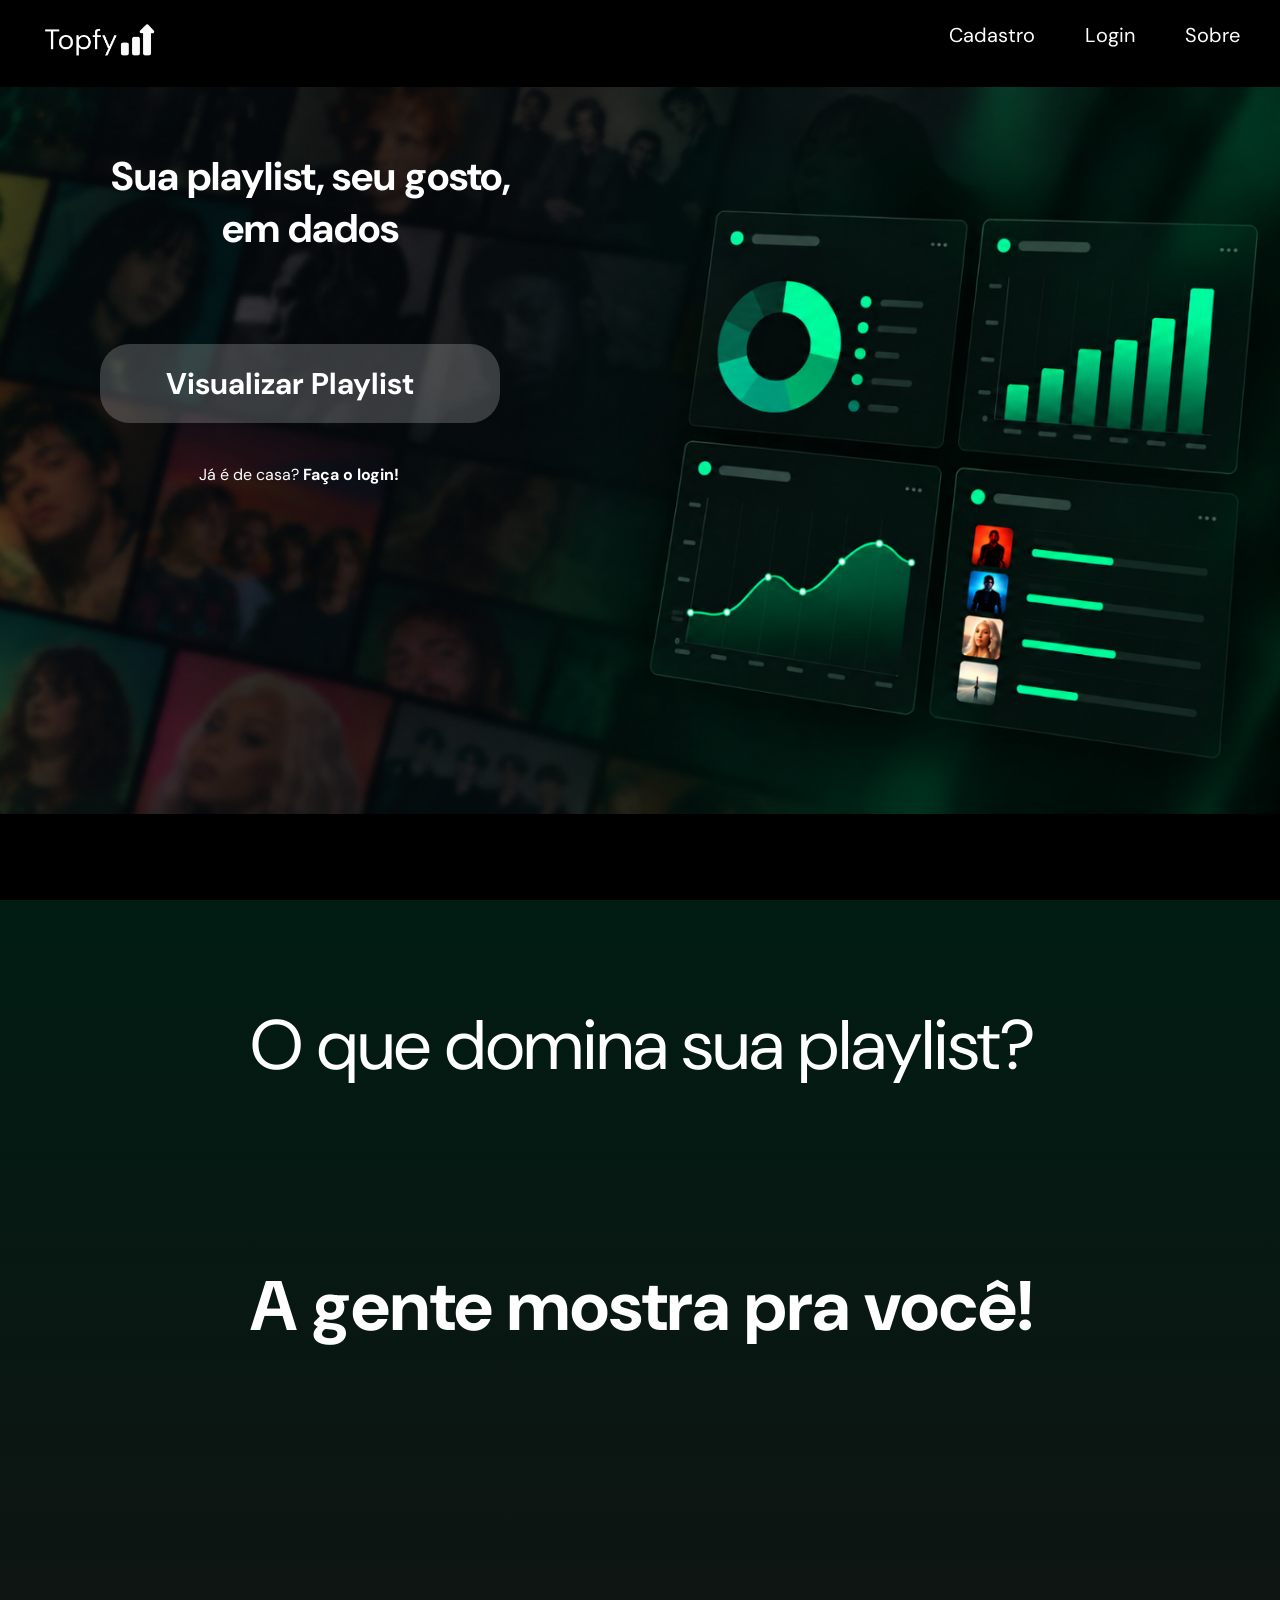
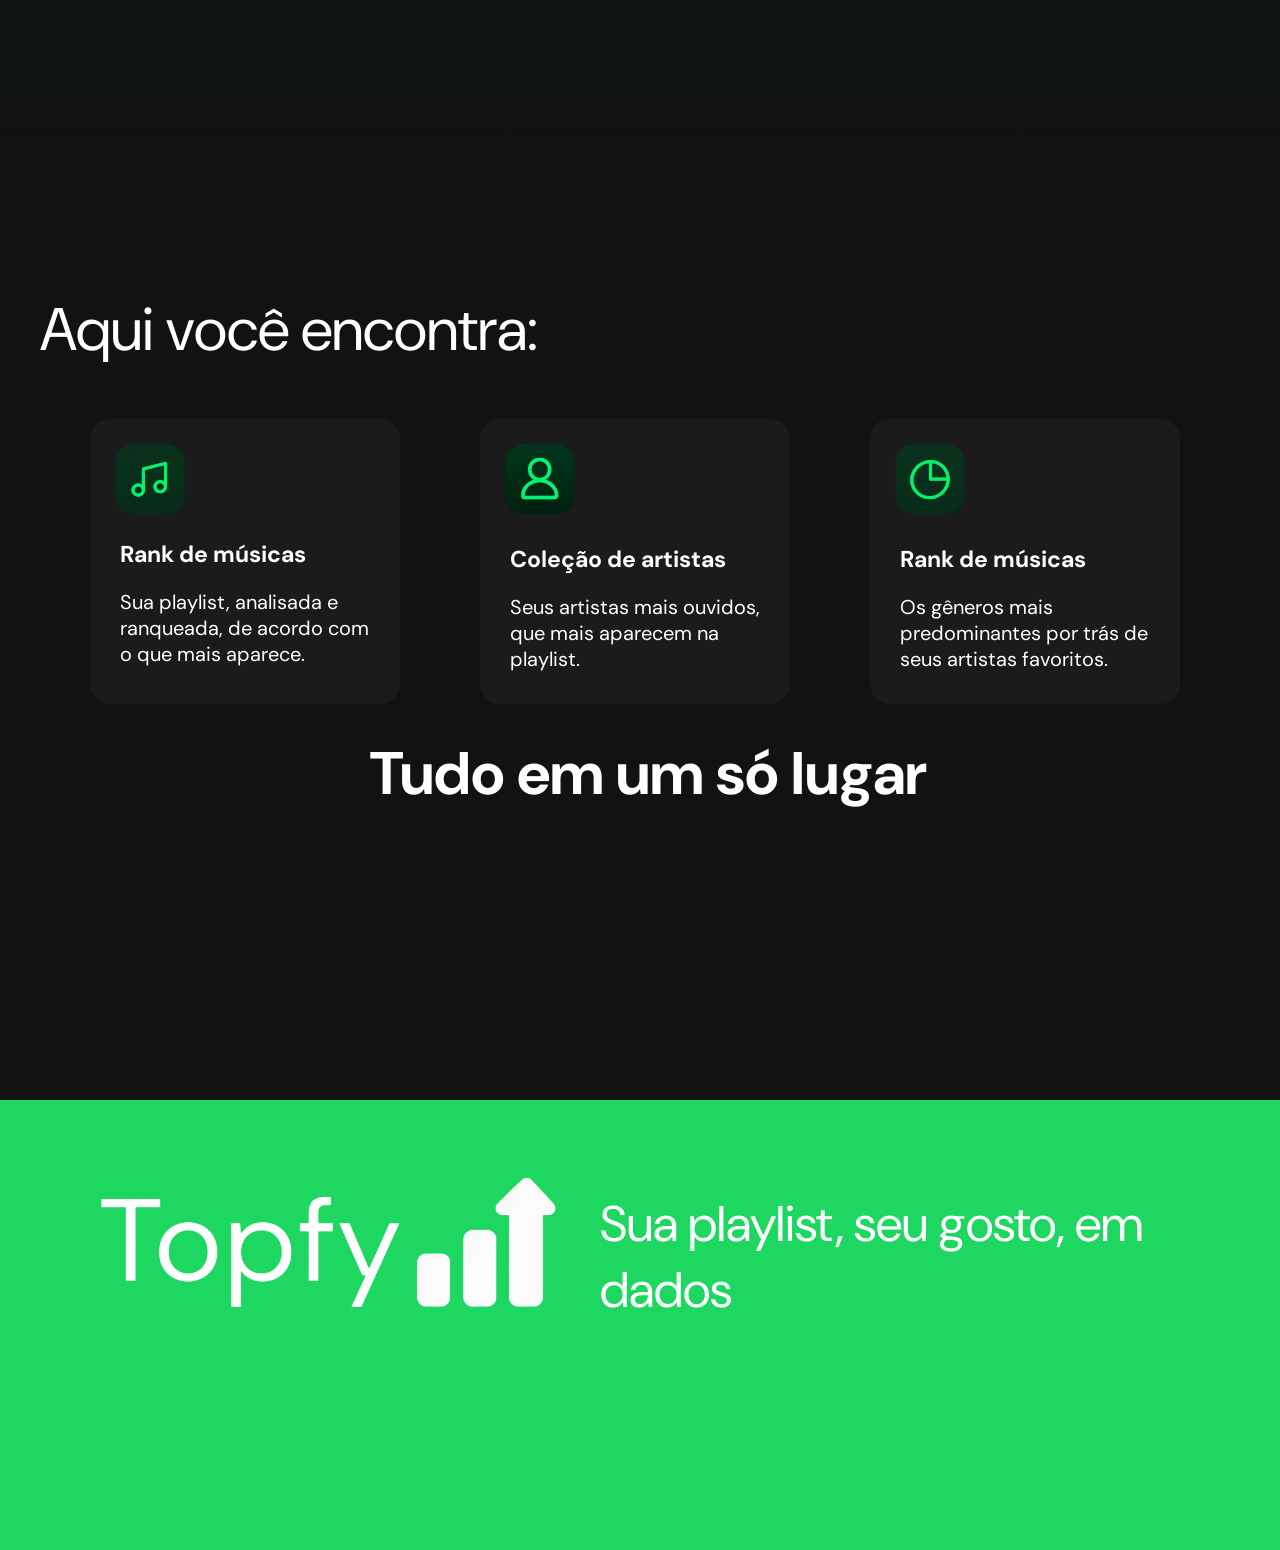
<file: public/index.html>
<!DOCTYPE html>
<html lang="en">
<head>
    <meta charset="UTF-8">
    <meta name="viewport" content="width=device-width, initial-scale=1.0">
    <title>Home - Topfy</title>
    <link rel="stylesheet" href="css/style_index.css">
</head>
<body>

    <section class="home">

        <nav>

            <div class="icone">

                <img src="imagens/logotopfywbg.png" alt="">

            </div>

            <div class="botoes">
                
                <a href="cadastro.html">Cadastro</a>

                <a href="login.html">Login</a>

                <a href="#sobre">Sobre</a>
            
            </div>

        </nav>

        <main>

            <div class="conteudo">

                <p>Sua playlist, seu gosto, em dados</p>



            </div>

            <div class="botao_home">
                
                <a href="cadastro.html"><button>Visualizar Playlist</button></a>
            
            </div>
            
            <div class="textojaedecasa">

                <p>Já é de casa? <b><a href="login.html">Faça o login!</a></b></p>

            </div>





        </main>

    </section>

    <section class="oquedominasuaplaylist" id="sobre">

        <div class="textocentraloquedomina">

            <p>O que domina sua playlist?</p>

            <span>A gente mostra pra você!</span>

        </div>

    </section>

    <section class="aquivoceencontra">

        <div class="textoaquivoceencontra">

            <p>Aqui você encontra:</p>

        </div>

        <div class="elementosoqagentefaz">

            <div class="musica">

                <img src="imagens/icone_musica.png" alt="">

                <span>Rank de músicas</span>

                <p>Sua playlist, analisada e ranqueada, de acordo com o que mais aparece.</p>

            </div>


            <div class="artistas">

                <img src="imagens/icone_usuario.png" alt="">

                <span>Coleção de artistas</span>

                <p>Seus artistas mais ouvidos, que mais aparecem na playlist.</p>

            </div>


            <div class="generos">

                <img src="imagens/icone_relogio.png" alt="">

                <span>Rank de músicas</span>

                <p>Os gêneros mais predominantes por trás de seus artistas favoritos.</p>

            </div>

        </div>

        <div class="tudoemumsolugartexto">

            <p>Tudo em um só lugar</p>

        </div>

    </section>

    <section class="footer">

        <img src="imagens/logotopfywbg.png" alt="">

        <div class="textofooter">

            <p>Sua playlist, seu gosto, em dados</p>

        </div>

        <div class="navbarinferior">

            <a href=""></a>

        </div>

    </section>



</body>
</html>
</file>
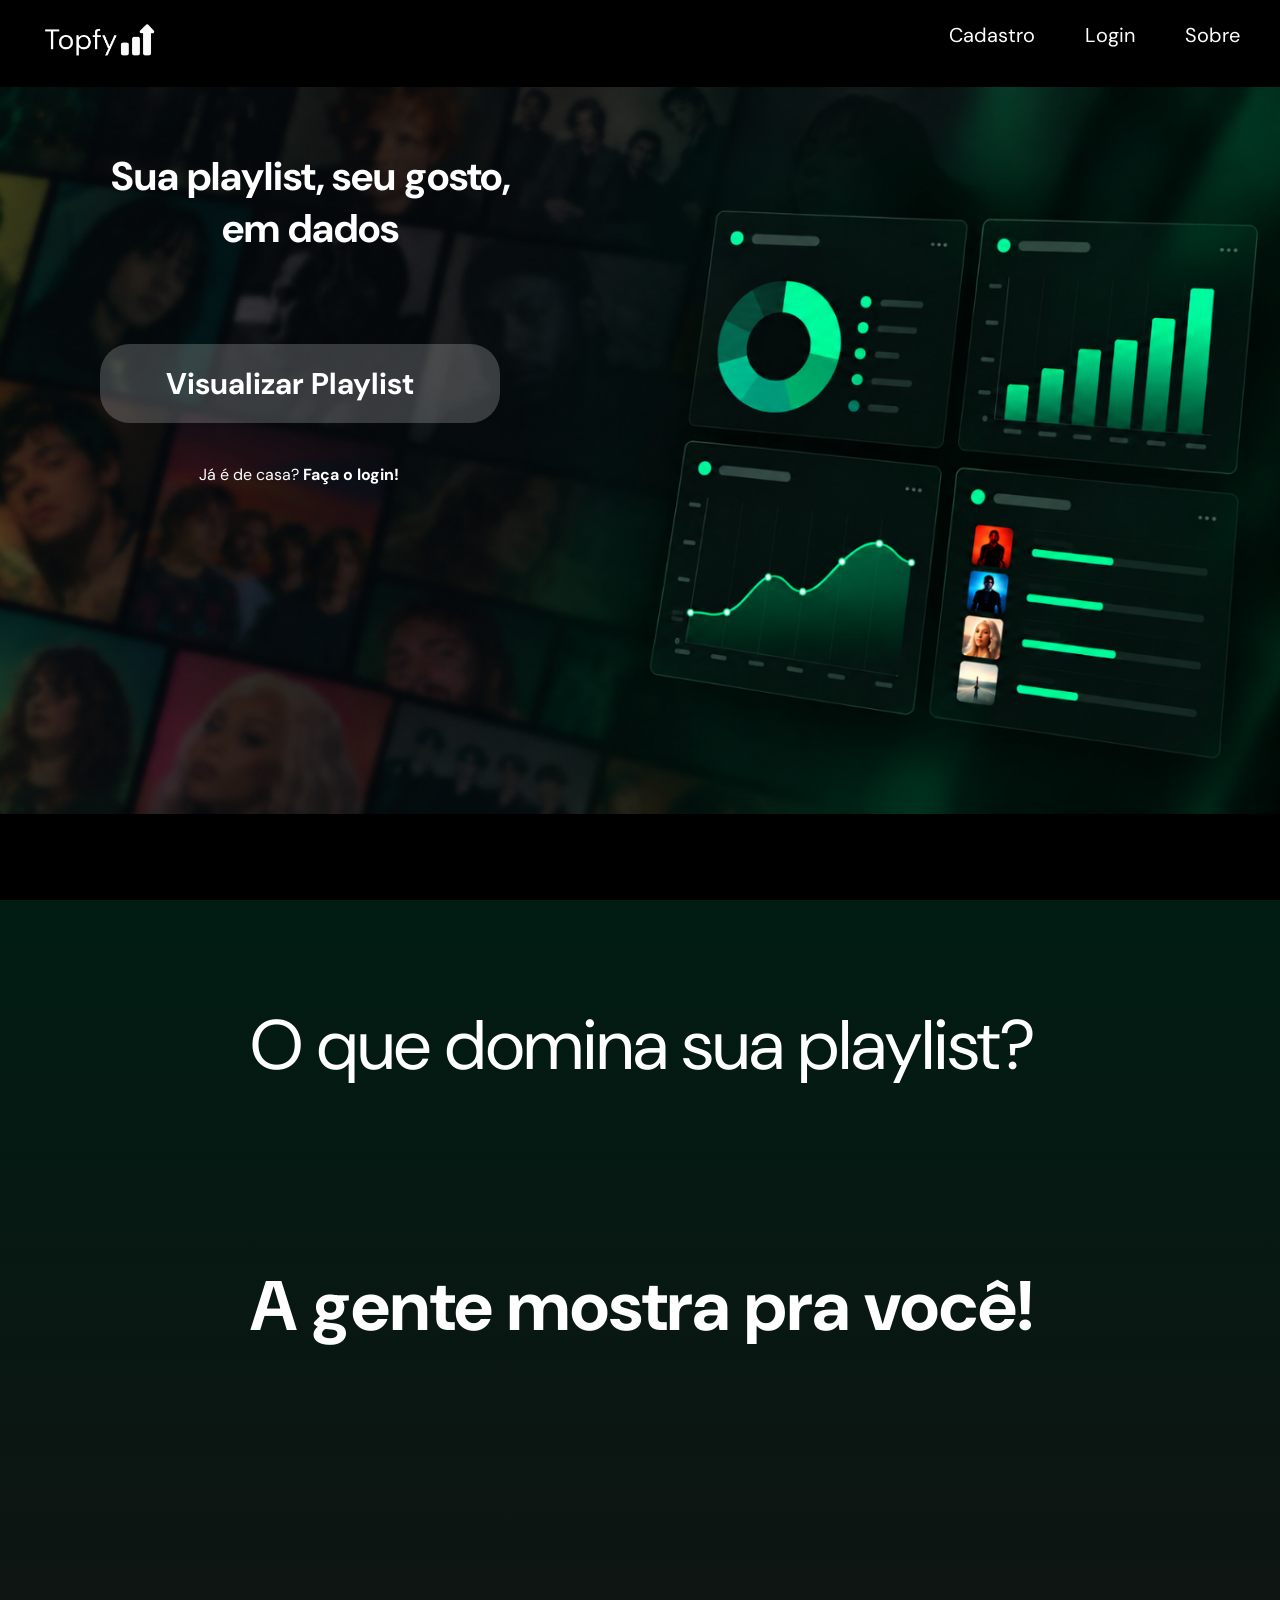
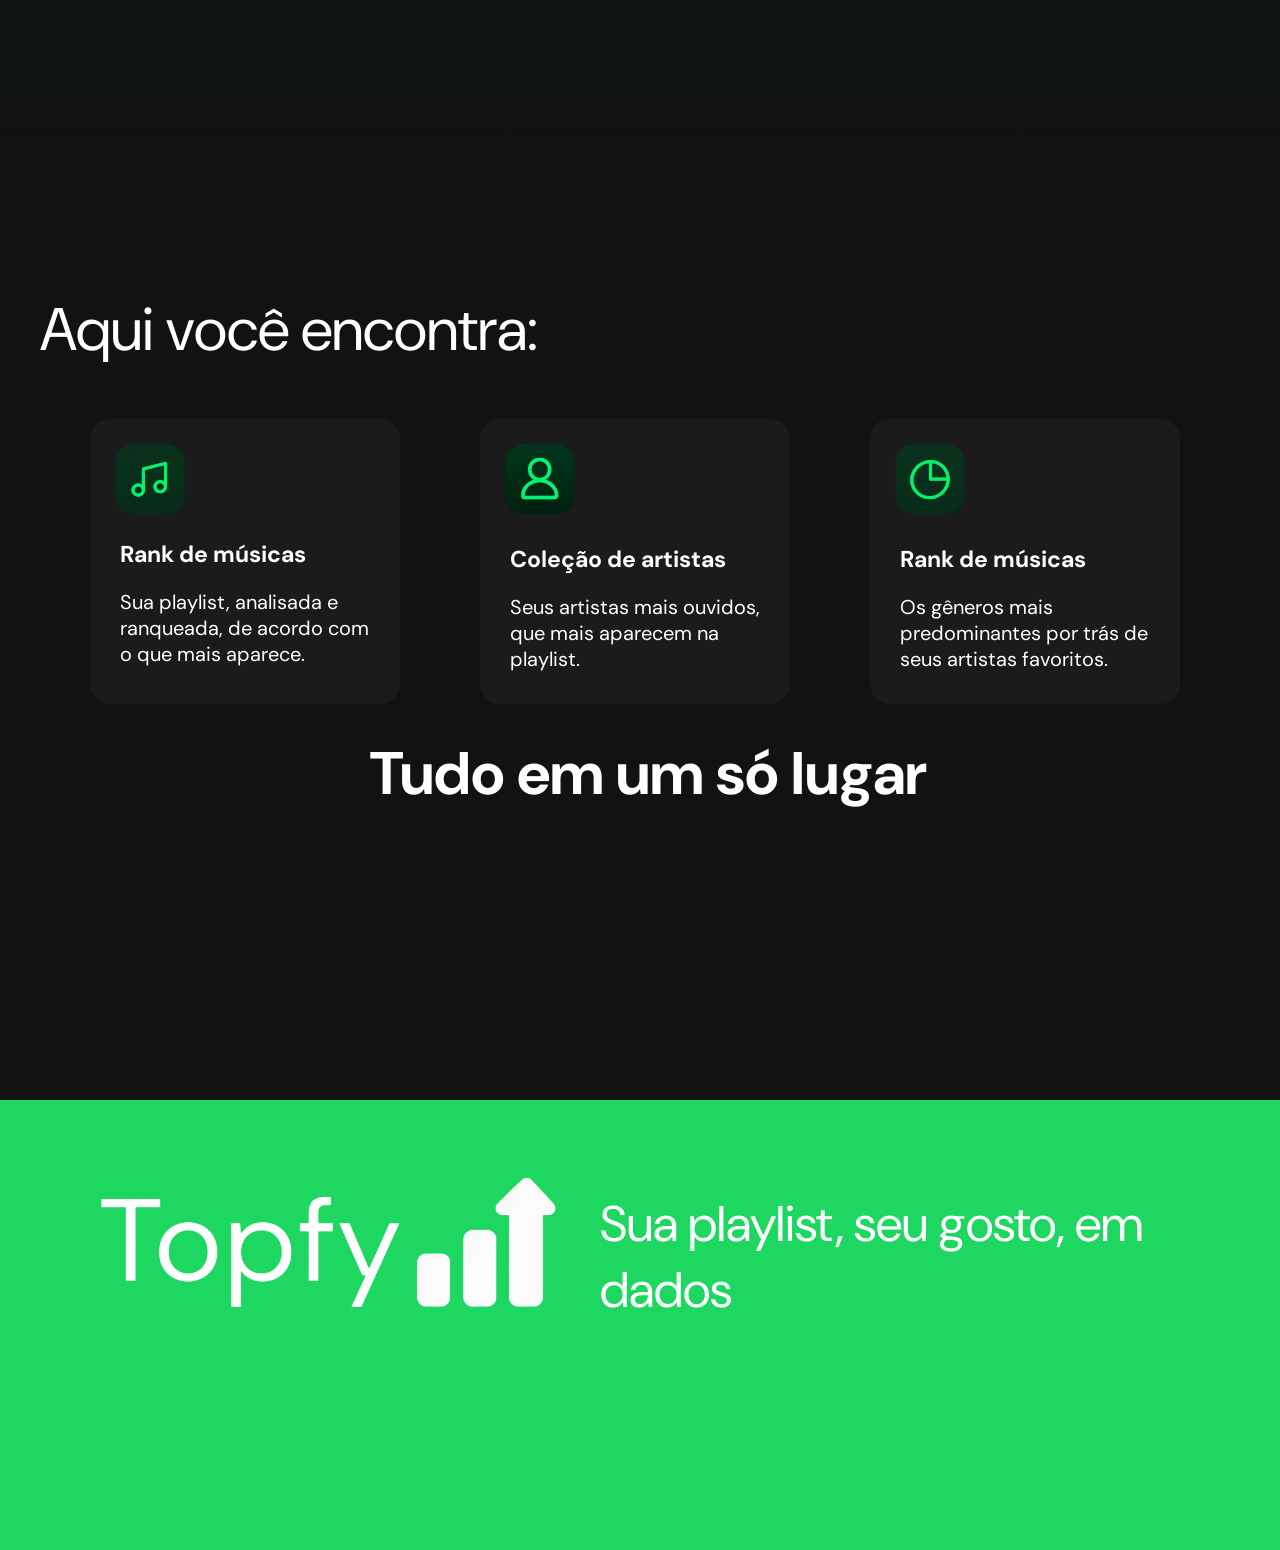
<file: home.html>
<!DOCTYPE html>
<html lang="en">
<head>
    <meta charset="UTF-8">
    <meta name="viewport" content="width=device-width, initial-scale=1.0">
    <title>Home - Topfy</title>
    <link rel="stylesheet" href="style_home.css">
</head>
<body>

    <section class="home">

        <nav>

            <div class="icone">

                <img src="imagens/logotopfywbg.png" alt="">

            </div>

            <div class="botoes">
                
                <a href="cadastro.html">Cadastro</a>

                <a href="login.html">Login</a>

                <a href="#sobre">Sobre</a>
            
            </div>

        </nav>

        <main>

            <div class="conteudo">

                <p>Sua playlist, seu gosto, em dados</p>



            </div>

            <div class="botao_home">
                
                <button>Visualizar Playlist</button>
            
            </div>
            
            <div class="textojaedecasa">

                <p>Já é de casa? <b><a href="login.html">Faça o login!</a></b></p>

            </div>





        </main>

    </section>

    <section class="oquedominasuaplaylist" id="sobre">

        <div class="textocentraloquedomina">

            <p>O que domina sua playlist?</p>

            <span>A gente mostra pra você!</span>

        </div>

    </section>

    <section class="aquivoceencontra">

        <div class="textoaquivoceencontra">

            <p>Aqui você encontra:</p>

        </div>

        <div class="elementosoqagentefaz">

            <div class="musica">

                <img src="imagens/icone_musica.png" alt="">

                <span>Rank de músicas</span>

                <p>Sua playlist, analisada e ranqueada, de acordo com o que mais aparece.</p>

            </div>


            <div class="artistas">

                <img src="imagens/icone_usuario.png" alt="">

                <span>Coleção de artistas</span>

                <p>Seus artistas mais ouvidos, que mais aparecem na playlist.</p>

            </div>


            <div class="generos">

                <img src="imagens/icone_relogio.png" alt="">

                <span>Rank de músicas</span>

                <p>Os gêneros mais predominantes por trás de seus artistas favoritos.</p>

            </div>

        </div>

        <div class="tudoemumsolugartexto">

            <p>Tudo em um só lugar</p>

        </div>

    </section>

    <section class="footer">

        <img src="imagens/logotopfywbg.png" alt="">

        <div class="textofooter">

            <p>Sua playlist, seu gosto, em dados</p>

        </div>

        <div class="navbarinferior">

            <a href=""></a>

        </div>

    </section>



</body>
</html>
</file>
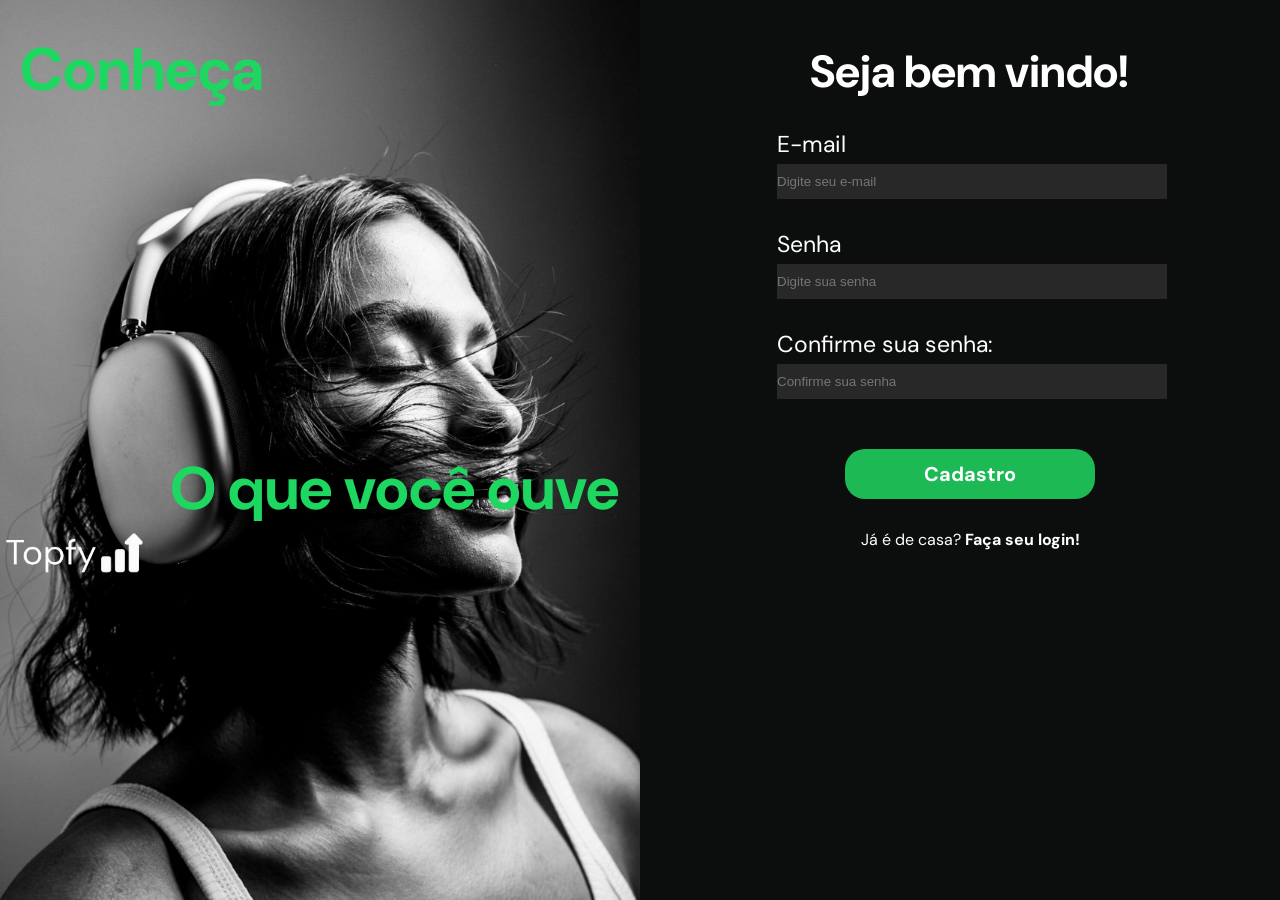
<file: public/cadastro.html>
<!DOCTYPE html>
<html lang="en">
<head>
    <meta charset="UTF-8">
    <meta name="viewport" content="width=device-width, initial-scale=1.0">
    <title>Cadastro - Topfy</title>
    <link rel="stylesheet" href="css/style_cadastro.css">
    <script src="./js/sessao.js"></script>
</head>
<body>

    <div class="tela">

        <div class="telabonita_esquerda">

            <div class="textoconheca">Conheça</div>

            <div class="oquevoceouve">O que você ouve</div>
            

            <div class="logo">

                <a href="index.html"><img src="imagens/logotopfywbg.png" alt=""></a>

            </div>



        </div>

        <div class="cadastro_direita">
            
            <p>Seja bem vindo!</p>

            <div class="email">

                <label for="e-mail">E-mail</label>
                <input type="text" id="email_input" placeholder="Digite seu e-mail">

            </div>

            <div class="senha">

                <label for="">Senha</label>
                <input type="password" id="senha_input" placeholder="Digite sua senha">

            </div>

            <div class="senha">

                <label for="">Confirme sua senha:</label>
                <input type="password" id="confirmacao_senha_input" placeholder="Confirme sua senha">

            </div>

            <div class="botao_cadastro">

                <button onclick="cadastrar()">Cadastro</button>

            </div>

            <div class="jaedecasa"><span>Já é de casa? <a href="login.html"><b>Faça seu login!</b></a></span></div>

        </div>

        

    </div>
    
    


</body>
</html>
<script>

  function cadastrar() {
    // aguardar();

    //Recupere o valor da nova input pelo nome do id
    // Agora vá para o método fetch logo abaixo

    var emailVar = email_input.value;
    var senhaVar = senha_input.value;
    var confirmacaoSenhaVar = confirmacao_senha_input.value;

    // Verificando se há algum campo em branco
    if (
      emailVar == "" ||
      senhaVar == "" ||
      confirmacaoSenhaVar == ""
    ) {
      alert(`Há campo(s) em branco. Tente novamente`);
      return false;
    } 

    if (senhaVar != confirmacaoSenhaVar) {
      alert(`O campo de confirmação de senha está diferente da senha. Tente novamente`);
      return false;
    }

    // Enviando o valor da nova input
    fetch("/usuarios/cadastrar", {
      method: "POST",
      headers: {
        "Content-Type": "application/json",
      },
      body: JSON.stringify({
        // crie um atributo que recebe o valor recuperado aqui
        // Agora vá para o arquivo routes/usuario.js
        emailServer: emailVar,
        senhaServer: senhaVar,
      }),
    })
      .then(function (resposta) {
        console.log("resposta: ", resposta);

        if (resposta.ok) {

            alert("Cadastro realizado com sucesso! Redirecionando para tela de Login...");

          setTimeout(() => {
            window.location = "login.html";
          }, 2000);

        } else {
          if (resposta.status == 409){
            alert("O e-mail inserido já está cadastrado.")
            return false
          } 
          throw "Houve um erro ao tentar realizar o cadastro!";
        }
      })
      .catch(function (resposta) {
        console.log(`#ERRO: ${resposta}`);
        alert(`Não foi possível realizar o cadastro. Tente novamente mais tarde.`);
      });

    return false;
  }

</script>
</file>
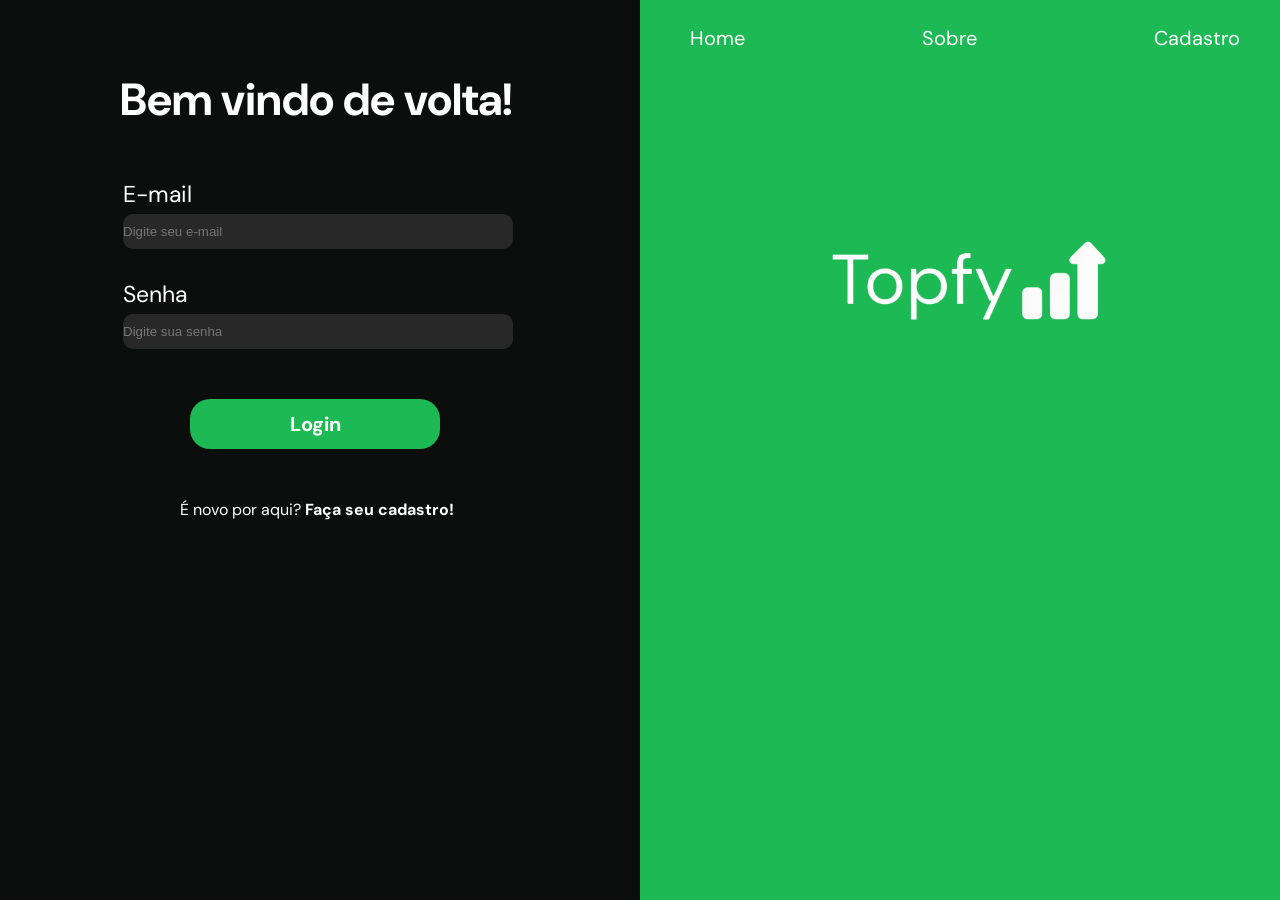
<file: public/tela_playlist.html>
<!DOCTYPE html>
<html lang="en">

<head>
    <meta charset="UTF-8">
    <meta name="viewport" content="width=device-width, initial-scale=1.0">
    <title>Playlist - Topfy</title>
    <link rel="stylesheet" href="css/tela_playlist.css">
    <script src="./js/sessao.js"></script>
</head>

<body>
<body onload="validarSessao()">

    <div class="conteudo">

        <nav>

            <div class="logo_navbar">

                <img src="imagens/logotopfywbg.png" alt="" onclick="limparSessao()">

            </div>

            <div class="elemento_playlist">

                <p><a href="">Playlist</a></p>

            </div>

            <div class="elemento_dashboard">

                <p><a href="tela_dashboard.html">Dashboard</a></p>

            </div>

            <div class="elemento_quiz">

                <p><a href="tela_quiz.html">Quiz</a></p>

            </div>

            <div class="elemento_usuario">

                <p id="b_usuario">usuário</p> <img src="imagens/ícone_usuario_tela_playlist.png" alt="">

            </div>

        </nav>

        <div class="conteudo-pagina">

            <div class="texto_sua_playlist">

                <p>Sua playlist</p>

            </div>

            <div class="quadro_playlist">

                <div id="estado_vazio" class="estado_vazio">

                    <div class="disco_quebrado_transparente">

                        <img src="imagens/disco_quebrado_transparente.png" alt="">

                    </div>

                    <p>Você ainda não adicionou nada</p>

                    <span>Vamos ouvir algo?</span>

                </div>

                <div class="cards_musicas_playlist" id="cards_musicas_playlist"></div>

                <div class="campo_buscar_musica">

                    <input oninput="buscarMusica()" id="input_busca_musica" type="text">

                    <ul id="popup_busca_musica"></ul>

                </div>

            </div>

        </div>

    </div>





</body>
</html>
<script>
    
    // alguns elementos da tela que eu vou precisar gravar como variável pois o javascript vai precisar manusear

    const inputBusca = document.getElementById("input_busca_musica")
    const popupBusca = document.getElementById("popup_busca_musica")
    const containerCards = document.getElementById("cards_musicas_playlist")
    const estadoVazio = document.getElementById("estado_vazio")

    let temporizador

    let listaMusicas = []


    // aqui acontece a requisição para a API da Deezer
    // eu primeiro faço um trim, e lowercase para limpar a busca do usuário
    // o cleartimeout serve para resetar a latência de 400ms caso o usuário volte a digitar antes que o
    // o temporizador chegue ao fim

    // quando a input tem mais de 2 caracteres, a requisição ao endpoint da Deezer acontece

    function buscarMusica() {

        const texto = inputBusca.value.trim().toLowerCase()

        clearTimeout(temporizador)

        if (texto.length < 2) {

            popupBusca.style.display = "none"
            return

        }

        // aqui tem um "buscando artificial", que na verdade só está esperando a requisição chegar após o timeout

        popupBusca.style.display = "block"
        popupBusca.innerHTML = "<li>Buscando...</li>"

        temporizador = setTimeout(function () {

            fetch("/deezer/buscar?q=" + encodeURIComponent(texto)) // promise de que vai entregar o resultado da busca

                .then(function (resposta) {

                    if (!resposta.ok) throw new Error("Erro na busca.")
                    return resposta.json()

                    // caso a resposta seja um erro de HTTP, e não um erro do promise.
                    // é quando uma resposta de fato de chega/resolvida, mas não é o promise esperado

                })

                .then(function (musicas) {

                    listaMusicas = musicas
                    popupBusca.innerHTML = ""

                    if (musicas.length == 0) {

                        popupBusca.textContent = "Nenhuma música ou artista encontrado."
                        return

                        // se a lista não retornar nenhuma música, é porque não tem nenhuma mesmo

                    }

                    // aqui os cards são desenhados a medida que a gente percorre o array de musicas

                    for (let i = 0; i < musicas.length; i++) {

                        popupBusca.innerHTML += 
                        `<li onclick="mostrar(${i})"><img src="${musicas[i].capa}">${musicas[i].musica} - ${musicas[i].artista}</li>`;

                    }

                })

                .catch(function (erro) {

                    console.log(erro)
                    popupBusca.textContent = "Não foi possível realizar a busca."

                })

        }, 400)

    }


    // através dessa função, a o disco quebrado some quando a gente clica em uma música
    // e ainda na mesma função, ela some com o popup de busca, e com o input, quando seleciona uma música

    function mostrar(indice) {

        const musica = listaMusicas[indice]

        if (!musica) return;

        estadoVazio.style.display = "none"

        criarCard(musica, null, null);

        popupBusca.style.display = "none"
        inputBusca.value = ""

    }


    // aqui é onde se desenha os cards das músicas selecionadas

    function criarCard(musica, idBanco, genero) {

        const card = document.createElement("div")
        card.className = "card_musica"

        if (idBanco != null) {  
            
            card.dataset.id = idBanco

        }

        card.innerHTML = 
        `
        <div class="linha_musica">

            <img src="${musica.capa}" alt="Capa de ${musica.musica}">

            <div class="info_musica">

                <div class="nome">${musica.musica}</div>

                <div class="artista">${musica.artista}</div>

            </div>

            <button class="btn_genero">Adicionar gênero</button>

            <input type="text" class="input_genero"
            placeholder="Digite o gênero..." style="display:none;">

            <button class="btn_remover" title="Remover">×</button>

            <button class="btn_dropdown" title="Opções">▼</button>

        </div>

        <div class="player_deezer" style="display: none;"></div>
`;

        containerCards.appendChild(card);

        const botaoDropdown = card.querySelector(".btn_dropdown")
        const playerDeezer = card.querySelector(".player_deezer")

        const idDeezer = String(musica.id_musica || "")

        if (botaoDropdown && /^\d+$/.test(idDeezer)) {

            botaoDropdown.onclick = function () {

                if (playerDeezer.style.display === "none") {

                    if (!playerDeezer.querySelector("iframe")) {

                        const iframe = document.createElement("iframe")

                        iframe.src = "https://widget.deezer.com/widget/dark/track/" + idDeezer

                        iframe.width = "100%"
                        iframe.height = "150"
                        iframe.allow = "encrypted-media; clipboard-write"
                        iframe.allowFullscreen = true

                        playerDeezer.appendChild(iframe)

                    }

                    playerDeezer.style.display = "block"
                    botaoDropdown.innerHTML = "▲"

                } else {

                    playerDeezer.innerHTML = ""
                    playerDeezer.style.display = "none"
                    botaoDropdown.innerHTML = "▼"

                }

            }

        }

        const botaoGenero = card.querySelector(".btn_genero")
        const inputGenero = card.querySelector(".input_genero")

        if (genero) {
            botaoGenero.textContent = genero
            inputGenero.value = genero
        }

        // ABRIR CAMPO DE GÊNERO

        botaoGenero.onclick = function () {
            botaoGenero.style.display = "none";
            inputGenero.style.display = "inline-block";
            inputGenero.focus()
        };

        // SALVAR AO PRESSIONAR ENTER OU SAIR DO CAMPO

        inputGenero.onkeydown = function (evento) {
            if (evento.key == "Enter") {
                inputGenero.blur()
            }
        };

        inputGenero.onblur = function () {
            salvarGenero(musica, card, botaoGenero, inputGenero);
        };

        // REMOVER MÚSICA

        card.querySelector(".btn_remover").onclick = function () {
            removerCard(card)
        };

    }


    // SALVAR GÊNERO E MÚSICA NO BANCO

    function salvarGenero(musica, card, botaoGenero, inputGenero) {

        const genero = inputGenero.value.trim();
        const idUsuario = sessionStorage.ID_USUARIO;
        const idBanco = card.dataset.id

        if (!genero) {
            botaoGenero.style.display = "inline-block";
            inputGenero.style.display = "none";
            return;
        }

        if (!idUsuario) {
            console.log("Usuário não está logado.");
            botaoGenero.style.display = "inline-block";
            inputGenero.style.display = "none";
            return;
        }

        botaoGenero.disabled = true;

        // se a música já existe, com o gênero, e tudo cadastrado, é feito a alteração do gênero dela

        if (idBanco) {

            fetch("/musica/atualizar-genero/" + idBanco, {

                method: "PUT",
                headers: {"Content-Type": "application/json"},
                body: JSON.stringify({genero: genero})

            })

            .then(function (resposta) {

            console.log("Status:", resposta.status);

            return resposta.text().then(function (dados) {

                console.log("Resposta do servidor:", dados);


            if (!resposta.ok) {
            throw new Error(dados);
            }

            return JSON.parse(dados);

    });

})
            
            .then (function (dados) {

                if (!dados.sucesso) {

                    throw new Error("Não foi possível atualizar o gênero") 

                }

                botaoGenero.textContent = genero
                inputGenero.style.display = "none"
                botaoGenero.style.display = "inline-block"
                botaoGenero.disabled = false;
            
            })

            .catch (function (erro) {

                console.log(erro)
                botaoGenero.style.display = "inline-block"
                botaoGenero.disabled = false
                inputGenero.style.display = "none"

            })

            return

        }

        // se a música é nova, e não existe no banco de dados ainda, é feito o cadastro da mesma

        fetch("/musica/cadastrar", {
            method: "POST",
            headers: { "Content-Type": "application/json" },
            body: JSON.stringify({
                musica: musica.musica,
                artista: musica.artista,
                genero: genero,
                id_musica: musica.id_musica,
                id_artista: musica.id_artista,
                capa: musica.capa,
                foto_artista: musica.foto_artista
            })
        })

            .then(function (resposta) {
                if (!resposta.ok) throw new Error("Erro ao cadastrar música.");
                return resposta.json();
            })

            .then(function (dados) {

                if (!dados || !dados.sucesso) {
                    throw new Error("Não foi possível cadastrar a música.");
                }

                card.dataset.id = dados.id;

                return fetch("/musica/associar", {
                    method: "POST",
                    headers: { "Content-Type": "application/json" },
                    body: JSON.stringify({
                        fk_usuario: idUsuario,
                        fk_musica: dados.id
                    })
                });

            })

            .then(function (resposta) {
                if (!resposta.ok) throw new Error("Erro ao associar música.");
                return resposta.json();
            })

            .then(function () {
                inputGenero.style.display = "none";
                botaoGenero.textContent = genero;
                botaoGenero.style.display = "inline-block";
                botaoGenero.disabled = false;
            })

            .catch(function (erro) {
                console.log(erro);
                botaoGenero.disabled = false;
                botaoGenero.style.display = "inline-block";
                inputGenero.style.display = "none";
            });

    }


    // REMOVER MÚSICA

    function removerCard(card) {

        const idBanco = card.dataset.id;

        // Se ainda não foi salva, remove apenas da tela.

        if (!idBanco) {
            tirarDaTela(card);
            return;
        }

        fetch("/musica/remover/" + sessionStorage.ID_USUARIO + "/" + idBanco, {
            method: "DELETE"
        })

            .then(function (resposta) {
                if (!resposta.ok) throw new Error("Erro ao remover música.");
                tirarDaTela(card);
            })

            .catch(function (erro) {
                console.log(erro);
            });

    }


    // ATUALIZAR TELA APÓS REMOÇÃO

    function tirarDaTela(card) {

        card.remove();

        if (containerCards.children.length == 0) {
            estadoVazio.style.display = "flex";
        }

    }


    // CARREGAR PLAYLIST DO USUÁRIO

    function carregarPlaylist() {

        const idUsuario = sessionStorage.ID_USUARIO;

        if (!idUsuario) {
            window.location = "login.html";
            return;
        }

        fetch("/musica/listar/" + idUsuario)

            .then(function (resposta) {
                if (!resposta.ok) throw new Error("Erro ao carregar playlist.");
                return resposta.json();
            })

            .then(function (musicas) {

                if (musicas.length > 0) {
                    estadoVazio.style.display = "none";
                }

                for (let i = 0; i < musicas.length; i++) {
                    criarCard(musicas[i], musicas[i].id, musicas[i].genero);
                }

            })

            .catch(function (erro) {
                console.log(erro);
            });

    }


    // INICIAR PÁGINA

    carregarPlaylist();



</script>
</file>
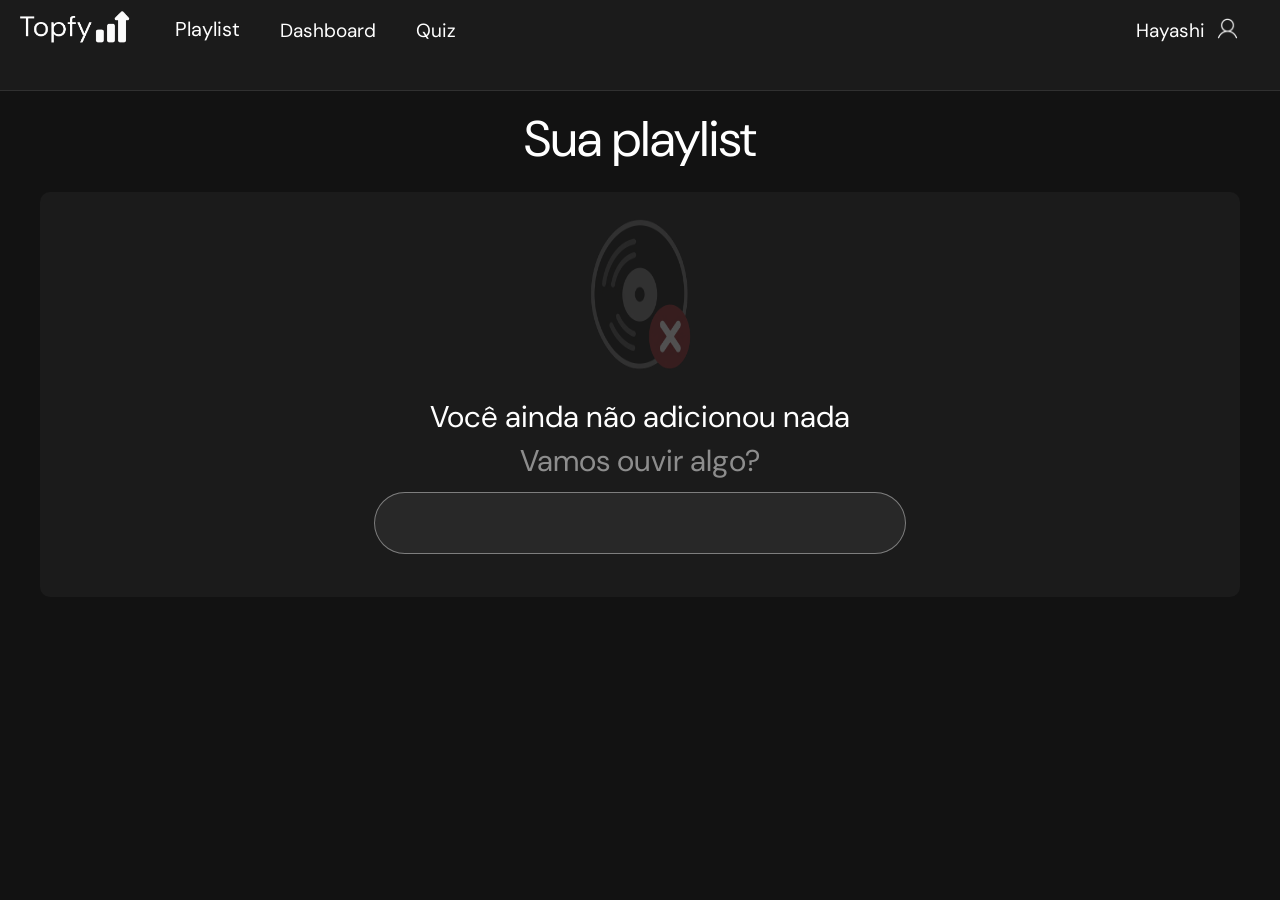
<file: public/tela_playlist_.html>
<!DOCTYPE html>
<html lang="en">

<head>
    <meta charset="UTF-8">
    <meta name="viewport" content="width=device-width, initial-scale=1.0">
    <title>Playlist - Topfy</title>
    <link rel="stylesheet" href="tela_playlist.css">
</head>

<body>

    <div class="navbar">

        <nav>

            <div class="logo_navbar">

                <img src="imagens/logotopfywbg.png" alt="">

            </div>

            <div class="elemento_playlist">

                <p><a href="">Playlist</a></p>

            </div>

            <div class="elemento_dashboard">

                <p><a href="">Dashboard</a></p>

            </div>

            <div class="elemento_quiz">

                <p><a href="">Quiz</a></p>

            </div>

            <div class="elemento_usuario">

                <p>Hayashi</p> <img src="imagens/ícone_usuario_tela_playlist.png" alt="">

            </div>

            



        </nav>

        <div class="
        conteudo-pagina">
            <div class="texto_sua_playlist">

                <p>Sua playlist</p>

            </div>

            <div class="quadro_playlist">

                <div class="disco_quebrado_transparente">

                    <img src="imagens/disco_quebrado_transparente.png" alt="">

                </div>


                <p>Você ainda não adicionou nada</p>

                <span>Vamos ouvir algo?</span>

                <div class="campo_buscar_musica">

                    <input type="text">

                </div>

            </div>
        </div>











    </div>













</body>

</html>
</file>
<file: public/css/style_index.css>
@import url('https://fonts.googleapis.com/css2?family=DM+Sans:ital,opsz,wght@0,9..40,100..1000;1,9..40,100..1000&display=swap'); 

/* 

Tudo da NAVBAR 

*/

body {
    margin: 0;
    background-color: black;
    box-sizing: border-box;
    color: white;
    font-family: "DM Sans";
}

html {
    scroll-behavior: smooth;
}

.home {
    
    min-height: 100vh;
    background-image: url("../imagens/background_landing.png");
    background-size: 101%;
    background-position: center;
    background-repeat: no-repeat;

}

nav {

    display: flex;
    justify-content: space-between;
    align-items: center;

    a{

        color: white;
        text-decoration: none;
        font-size: 20px;
        
        a&:hover {

            color: rgb(180, 180, 180);
            text-decoration: none;
            transition: 100ms;
        
        }

    }

    .botoes {

        display: flex;
        flex-direction: row;
        gap: 50px;
        padding-right: 40px;
        margin-top: 10px;
        font-size: 20px;


    }

    .icone img {

        display: flex;
        width: 120px;
        height: auto;
        padding-left: 40px;
        margin-top: 20px;
        size: 100%;


    }

}

/* 

Tudo do conteudo da página 

*/

.conteudo {

    display: flex;
    align-items: center;
    justify-content: left;
    text-align: center;
    margin-left: 90px;
    margin-top: 50px;
    font-weight: bold;
    font-size: 40px;
    padding-right: 750px;

    

}

.botao_home button {

    font-family: "DM Sans";
    font-weight: bold;
    margin-left: 100px;
    margin-top: 50px;
    background-color: rgba(255, 255, 255, 0.20);
    color: white;
    border-radius: 30px;
    width: 400px;
    height: auto;
    padding: 10px;
    padding-left: 50px; 
    padding-right: 70px;
    padding-top: 20px;
    padding-bottom: 20px;
    font-size: 30px;
    white-space: nowrap;
    border: none;

    .botao_home button&:hover {

        font-family: "DM Sans";
        font-weight: bold;
        margin-left: 100px;
        margin-top: 50px;
        background-color: rgba(255, 255, 255, 0.30);
        color: white;
        border-radius: 30px;
        width: 400px;
        height: auto;
        padding: 10px;
        padding-left: 50px; 
        padding-right: 70px;
        padding-top: 20px;
        padding-bottom: 20px;
        font-size: 30px;
        white-space: nowrap;
        border: none;
        transition: 50ms;


        
    }

    .botao_home button&:active {

        font-family: "DM Sans";
        font-weight: bold;
        margin-left: 100px;
        margin-top: 50px;
        background-color: rgba(255, 255, 255, 0.30);
        color: white;
        border-radius: 30px;
        width: 400px;
        height: auto;
        padding: 10px;
        padding-left: 50px; 
        padding-right: 70px;
        padding-top: 20px;
        padding-bottom: 20px;
        font-size: 30px;
        white-space: nowrap;
        border: none;
        transition: 50ms;
        transform: scale(0.98);


        
    }
    
 
}

.textojaedecasa {

    padding-left: 199px;
    padding-top: 25px;

        a{

            color: white;
            text-decoration: none;
            
            a&:hover {

                color: rgb(180, 180, 180);
                text-decoration: none;
                transition: 100ms;
            
            }

        }

}

.oquedominasuaplaylist {

    min-height: 100vh;
    background: linear-gradient(to bottom, #001c13, #121212);
    display: flow-root;

    .textocentraloquedomina {

        font-family: "DM Sans";
        font-size: 70px;
        margin-left: 250px;
        padding-top: 30px;

        p {

            margin-bottom: 170px;

        }

        span {

            font-weight: bold;
            

        }


    }


}

.aquivoceencontra {

    min-height: 100vh;
    background-color: #121212;
    display: flow-root;
    box-sizing: border-box;
    min-height: 100vh;

    

    .tudoemumsolugartexto{

        margin-left: 370px;
        font-size: 60px;
        font-weight: bold;

    }

    .textoaquivoceencontra {

        padding-left: 40px;
        padding-top: 0px;
        transform: translateY(30px);
        font-size: 60px;

    }

    .elementosoqagentefaz {

        padding-top: 30px;
        padding-left: 90px;
        margin-bottom: -30px;


        .musica {

            border-radius: 20px;
            background-color: #1b1b1b;
            margin-right: 1000px;
            padding-right: 10px;
            padding-left: 10px;
            margin-top: -10px;
            padding-bottom: 10px;
            width: 250px;
            height: 250px;
            padding: 30px;
            padding-top: 5px;

            

            img {

                margin-top: 20px;
                margin-left: -5px;
                width: 70px;
                

            }

            span {

                display: block;
                margin-top: 20px;
                margin-left: 0px;
                
                font-weight: bold;
                font-size: 23px;
                
            }

            p {

                position: relative;
                left: 0px;
                font-size: 20px;

            }

        }
    
        .artistas {

            border-radius: 20px;
            background-color: #1b1b1b;
            margin-right: 1000px;
            margin-left: 390px;
            padding-right: 10px;
            padding-left: 10px;
            margin-top: -285px;
            padding-bottom: 10px;
            width: 250px;
            height: 250px;
            padding: 30px;
            padding-top: 5px;

            

            img {

                margin-top: 20px;
                margin-left: -5px;
                width: 70px;
                

            }

            span {

                display: block;
                margin-top: 25px;
                margin-left: 0px;
                
                font-weight: bold;
                font-size: 23px;
                
            }

            p {

                position: relative;
                left: 0px;
                font-size: 20px;

            }

        }

        .generos {

            border-radius: 20px;
            background-color: #1b1b1b;
            margin-right: 1000px;
            margin-left: 780px;
            padding-right: 10px;
            padding-left: 10px;
            margin-top: -285px;
            padding-bottom: 10px;
            width: 250px;
            height: 250px;
            padding: 30px;
            padding-top: 5px;

            

            img {

                margin-top: 20px;
                margin-left: -5px;
                width: 70px;
                

            }

            span {

                display: block;
                margin-top: 25px;
                margin-left: 0px;
                
                font-weight: bold;
                font-size: 23px;
                
            }

            p {

                position: relative;
                left: 0px;
                font-size: 20px;

            }

        }


    }
    
}

.footer {

    min-height: 50vh;
    background-color: #1ed760;

    img {

        width: 500px;
        padding-top: 60px;
        padding-left: 80px;


    }

    .textofooter {

        position: relative;
        padding-left: 600px;
        margin-top: -190px;
        font-size: 50px;
        
        

    }

}
</file>
<file: style_home.css>
@import url('https://fonts.googleapis.com/css2?family=DM+Sans:ital,opsz,wght@0,9..40,100..1000;1,9..40,100..1000&display=swap'); 

/* 

Tudo da NAVBAR 

*/

body {
    margin: 0;
    background-color: black;
    box-sizing: border-box;
    color: white;
    font-family: "DM Sans";
}

html {
    scroll-behavior: smooth;
}

.home {
    
    min-height: 100vh;
    background-image: url("imagens/background_landing.png");
    background-size: 101%;
    background-position: center;
    background-repeat: no-repeat;

}

nav {

    display: flex;
    justify-content: space-between;
    align-items: center;

    a{

        color: white;
        text-decoration: none;
        font-size: 20px;
        
        a&:hover {

            color: rgb(180, 180, 180);
            text-decoration: none;
            transition: 100ms;
        
        }

    }

    .botoes {

        display: flex;
        flex-direction: row;
        gap: 50px;
        padding-right: 40px;
        margin-top: 10px;
        font-size: 20px;


    }

    .icone img {

        display: flex;
        width: 120px;
        height: auto;
        padding-left: 40px;
        margin-top: 20px;
        size: 100%;


    }

}

/* 

Tudo do conteudo da página 

*/

.conteudo {

    display: flex;
    align-items: center;
    justify-content: left;
    text-align: center;
    margin-left: 90px;
    margin-top: 50px;
    font-weight: bold;
    font-size: 40px;
    padding-right: 750px;

    

}

.botao_home button {

    font-family: "DM Sans";
    font-weight: bold;
    margin-left: 100px;
    margin-top: 50px;
    background-color: rgba(255, 255, 255, 0.20);
    color: white;
    border-radius: 30px;
    width: 400px;
    height: auto;
    padding: 10px;
    padding-left: 50px; 
    padding-right: 70px;
    padding-top: 20px;
    padding-bottom: 20px;
    font-size: 30px;
    white-space: nowrap;
    border: none;

    .botao_home button&:hover {

        font-family: "DM Sans";
        font-weight: bold;
        margin-left: 100px;
        margin-top: 50px;
        background-color: rgba(255, 255, 255, 0.30);
        color: white;
        border-radius: 30px;
        width: 400px;
        height: auto;
        padding: 10px;
        padding-left: 50px; 
        padding-right: 70px;
        padding-top: 20px;
        padding-bottom: 20px;
        font-size: 30px;
        white-space: nowrap;
        border: none;
        transition: 50ms;


        
    }

    .botao_home button&:active {

        font-family: "DM Sans";
        font-weight: bold;
        margin-left: 100px;
        margin-top: 50px;
        background-color: rgba(255, 255, 255, 0.30);
        color: white;
        border-radius: 30px;
        width: 400px;
        height: auto;
        padding: 10px;
        padding-left: 50px; 
        padding-right: 70px;
        padding-top: 20px;
        padding-bottom: 20px;
        font-size: 30px;
        white-space: nowrap;
        border: none;
        transition: 50ms;
        transform: scale(0.98);


        
    }
    
 
}

.textojaedecasa {

    padding-left: 199px;
    padding-top: 25px;

        a{

            color: white;
            text-decoration: none;
            
            a&:hover {

                color: rgb(180, 180, 180);
                text-decoration: none;
                transition: 100ms;
            
            }

        }

}

.oquedominasuaplaylist {

    min-height: 100vh;
    background: linear-gradient(to bottom, #001c13, #121212);
    display: flow-root;

    .textocentraloquedomina {

        font-family: "DM Sans";
        font-size: 70px;
        margin-left: 250px;
        padding-top: 30px;

        p {

            margin-bottom: 170px;

        }

        span {

            font-weight: bold;
            

        }


    }


}

.aquivoceencontra {

    min-height: 100vh;
    background-color: #121212;
    display: flow-root;
    box-sizing: border-box;
    min-height: 100vh;

    

    .tudoemumsolugartexto{

        margin-left: 370px;
        font-size: 60px;
        font-weight: bold;

    }

    .textoaquivoceencontra {

        padding-left: 40px;
        padding-top: 0px;
        transform: translateY(30px);
        font-size: 60px;

    }

    .elementosoqagentefaz {

        padding-top: 30px;
        padding-left: 90px;
        margin-bottom: -30px;


        .musica {

            border-radius: 20px;
            background-color: #1b1b1b;
            margin-right: 1000px;
            padding-right: 10px;
            padding-left: 10px;
            margin-top: -10px;
            padding-bottom: 10px;
            width: 250px;
            height: 250px;
            padding: 30px;
            padding-top: 5px;

            

            img {

                margin-top: 20px;
                margin-left: -5px;
                width: 70px;
                

            }

            span {

                display: block;
                margin-top: 20px;
                margin-left: 0px;
                
                font-weight: bold;
                font-size: 23px;
                
            }

            p {

                position: relative;
                left: 0px;
                font-size: 20px;

            }

        }
    
        .artistas {

            border-radius: 20px;
            background-color: #1b1b1b;
            margin-right: 1000px;
            margin-left: 390px;
            padding-right: 10px;
            padding-left: 10px;
            margin-top: -285px;
            padding-bottom: 10px;
            width: 250px;
            height: 250px;
            padding: 30px;
            padding-top: 5px;

            

            img {

                margin-top: 20px;
                margin-left: -5px;
                width: 70px;
                

            }

            span {

                display: block;
                margin-top: 25px;
                margin-left: 0px;
                
                font-weight: bold;
                font-size: 23px;
                
            }

            p {

                position: relative;
                left: 0px;
                font-size: 20px;

            }

        }

        .generos {

            border-radius: 20px;
            background-color: #1b1b1b;
            margin-right: 1000px;
            margin-left: 780px;
            padding-right: 10px;
            padding-left: 10px;
            margin-top: -285px;
            padding-bottom: 10px;
            width: 250px;
            height: 250px;
            padding: 30px;
            padding-top: 5px;

            

            img {

                margin-top: 20px;
                margin-left: -5px;
                width: 70px;
                

            }

            span {

                display: block;
                margin-top: 25px;
                margin-left: 0px;
                
                font-weight: bold;
                font-size: 23px;
                
            }

            p {

                position: relative;
                left: 0px;
                font-size: 20px;

            }

        }


    }
    
}

.footer {

    min-height: 50vh;
    background-color: #1ed760;

    img {

        width: 500px;
        padding-top: 60px;
        padding-left: 80px;


    }

    .textofooter {

        position: relative;
        padding-left: 600px;
        margin-top: -190px;
        font-size: 50px;
        
        

    }

}
</file>
<file: public/css/style_cadastro.css>
@import url('https://fonts.googleapis.com/css2?family=DM+Sans:ital,opsz,wght@0,9..40,100..1000;1,9..40,100..1000&display=swap'); 

body {
    margin: 0;
    padding: 0;
    min-height: 100vh;
    background-size: 101%;
    background-color: #0c0d0d;
    box-sizing: border-box;
    color: white;
    font-family: "DM Sans";
}


.tela {

    display: flex;
    flex: 1;

    .cadastro_direita {

        flex: 1;
        height: 100vh;
        min-width: 0;

        p {

            margin-left: 170px;
            margin-top: 42px;
            font-size: 45px;
            font-weight: bold;
            margin-bottom: -2px;

        }

        span {

            display: inline-block;
            margin-left: 183px;
            margin-top: 50px;
            
            

        }

        a{

            color: white;
            text-decoration: none;
        
            a&:hover {

                color: rgb(124, 124, 124);
                text-decoration: none;
                transition: 100ms;
            
            }

        }

        

        .email {

            display: flex;
            margin-left: 137px;
            align-items: start;
            flex-direction: column;
            justify-content: center;
            margin-top: 30px;

            label {

                font-size: 23px;
                margin-bottom: 5px;

            }

            input {

                background-color: #282828;
                color: white;
                border: none;
                padding: 10px 100px;
                padding-left: 0px;
                align-items: flex-start;
                text-align: left;
                width: 290px;
                
                input&:hover {

                    background-color: #3e3e3e;
                    color: white;
                    border: none;
                    padding: 10px 100px;
                    padding-left: 0px;
                    text-align: left;
                    width: 290px;
                    transition: 100ms;
                    
                }
                
                

            }

        }

        .senha {

            display: flex;
            margin-left: 137px;
            align-items: start;
            flex-direction: column;
            justify-content: center;
            margin-top: 30px;
            

            label {

                font-size: 23px;
                margin-bottom: 5px;

            }

            input {

                background-color: #282828;
                color: white;
                border: none;
                padding: 10px 100px;
                padding-left: 0px;
                text-align: left;
                width: 290px;

                input&:hover {

                    background-color: #3e3e3e;
                    color: white;
                    border: none;
                    padding: 10px 100px;
                    padding-left: 0px;
                    text-align: left;
                    width: 290px;
                    transition: 100ms;
                    
                }

            }

        }

        .botao_cadastro {

            margin-left: 205px;
            margin-top: 50px;
            margin-bottom: -20px;

            button {

                border-radius: 20px;
                width: 250px;
                height: 50px;
                background-color: #1DB954;
                color: white;
                font-family: "DM Sans";
                font-size: 20px;
                font-weight: bold;
                border: none;

                button&:hover {

                border-radius: 20px;
                width: 250px;
                height: 50px;
                background-color: #168f40;
                color: white;
                font-family: "DM Sans";
                font-size: 20px;
                font-weight: bold;
                border: none;
                transition: 100ms;

                button&:active {

                border-radius: 20px;
                width: 250px;
                height: 50px;
                background-color: #168f40;
                color: white;
                font-family: "DM Sans";
                font-size: 20px;
                font-weight: bold;
                border: none;
                transform: scale(0.95);
                transition: 50ms;
                    
                }

            }

            }

        }

        .jaedecasa{
            margin-left: 38px;

        }
            
    }

    .telabonita_esquerda {

        background-image: url(../imagens/mocaouvindomusica.jpg);
        background-size: 100% auto;
        background-position: center;
        flex: 1;
        height: 100vh;
        display: flex;
        min-width: 0;
        flex-direction: column;

        .textoconheca {

            padding-top: 30px;
            padding-left: 20px;
            font-size: 60px;
            color: #1ed760;
            font-weight: bolder;
            
        }

        .oquevoceouve {

            padding-top: 340px;
            padding-left: 170px;
            font-size: 60px;
            color: #1ed760;
            font-weight: bolder;

        }

        .logo {

            display: flex;
            justify-content: center;
            align-items: center;

            img {

                width: 150px;
                height: auto;
                object-fit: contain;
                position: relative;
                margin-top: 0px;
                right: 245px;
                

            }

        }


    }

    

}
</file>
<file: public/css/tela_playlist.css>
@import url('https://fonts.googleapis.com/css2?family=DM+Sans:ital,opsz,wght@0,9..40,100..1000;1,9..40,100..1000&display=swap');


body {
    margin: 0;
    padding: 0;
    min-height: 100vh;
    background-size: 101%;
    background-color: #121212;
    box-sizing: border-box;
    color: white;
    font-family: "DM Sans";
}

nav {

    display: flex;
    flex: 1;
    background-color: #1b1b1b;
    height: 10vh;
    border-bottom: 1px solid;
    border-bottom-color: rgb(255, 255, 255, 0.09);

    .logo_navbar {


        margin-top: 7px;
        margin-left: 15px;

        img {

            width: 120px;
            height: auto;
            cursor: pointer;

        }

    }

    .elemento_playlist {

        display: flex;
        margin-top: -4px;
        margin-left: 40px;

        p {

            font-size: 20px;

            a {

                text-decoration: none;
                color: white;
                border-bottom: 2px solid transparent;
                padding-bottom: 15px;
                transition: 100ms;

            }

            a:hover {

                border-bottom-color: #1ed760;


            }


        }



    }

    .elemento_dashboard {

        display: flex;
        margin-top: -1.5px;
        margin-left: 40px;

        p {

            font-size: 19px;

            a {

                text-decoration: none;
                color: white;
                border-bottom: 2px solid transparent;
                padding-bottom: 15px;
                transition: 100ms;

            }

            a:hover {

                border-bottom-color: #1ed760;


            }


        }


    }

    .elemento_usuario {

        display: flex;
        flex-direction: row;
        justify-content: end;

        P {

            font-size: 19px;
            margin-top: 18px;
            margin-left: 680px;

        }

        img {

            margin-top: -14px;
            margin-left: -20px;
            width: 85px;
            height: 85px;

        }

    }

    .elemento_quiz {

        display: flex;

        p {

            font-size: 19px;
            margin-top: 18px;
            margin-left: 40px;

            a {

                text-decoration: none;
                color: white;
                border-bottom: 2px solid transparent;
                padding-bottom: 15px;
                transition: 100ms;

            }

            a:hover {

                border-bottom-color: #1ed760;


            }


        }


    }



}

.texto_sua_playlist {

    font-size: 50px;
    margin-top: -35px;


}

.estado_vazio {

    flex: 1;
    display: flex;
    flex-direction: column;
    align-items: center;

}

.quadro_playlist {

    display: flex;
    flex-direction: column;
    align-items: center;
    margin-top: -30px;
    height: 405px;
    padding-bottom: 20px;
    box-sizing: border-box;
    background-color: #1b1b1b;
    border-radius: 10px;
    width: 1200px;


    p {

        justify-content: center;
        font-size: 30px;
        margin-bottom: 0px;
        margin-top: -15px;


    }

    span {

        font-size: 30px;
        color: rgb(255, 255, 255, 0.5);
        margin-bottom: -10px;
        margin-top: 5px;

    }

    .campo_buscar_musica {

        display: flex;
        position: relative;
        flex-shrink: 0;

        input {

            justify-content: center;
            align-items: center;
            padding: 10px 15px;
            margin-top: 22px;
            width: 500px;
            height: 40px;
            border: 1px solid;
            border-radius: 200px;
            border-color: rgb(255, 255, 255, 0.4);
            font-size: 30px;
            background-color: #282828;
            color: white;
            

        }

        #popup_busca_musica {

            position: absolute;
            bottom: 100%;
            left: 0;
            right: 0;
            width: 100%;
            background-color: #121212;
            list-style: none;
            padding: 10px;
            border-radius: 10px;
            z-index: 10;
            margin-top: 18px;
            box-sizing: border-box;
            display: none;
            transform: translateY(45px);
            max-height: 350px;
            overflow-y: auto;
            overflow-x: hidden;
            scrollbar-width: thin;
            scrollbar-color: #444444 transparent;

            li {

                display: flex;
                align-items: center;
                gap: 12px;
            

            }

            img {

                width: 55px;
                height: 55px;
                border-radius: 6px;
                object-fit: cover;

            }

            li:hover{

                background-color: #282828;
                cursor: pointer;

            }

        }

    }

    .cards_musicas_playlist {

        flex: 1;
        display: none;
        flex-direction: column;
        gap: 12px;
        width: 100%;
        max-width: 1000px;
        padding: 20px;
        box-sizing: border-box;
        overflow-y: auto;
        max-height: 380px;
        margin-top: 10px;
        scrollbar-width: thin;
        scrollbar-color: #444444 transparent;

        &:has(.card_musica) {

            display: flex;

        }

    }

    
    .card_musica {

        flex-shrink: 0;
        display: flex;
        align-items: center;
        gap: 14px;
        background-color: #1e1e1e;
        border: 1px solid rgba(255, 255, 255, 0.1);
        border-radius: 10px;
        padding: 12px 16px;
        width: 100%;
        box-sizing: border-box;
        transition: transform 0.2s, box-shadow 0.2s;
        flex-direction: column;
       

            .genero_tag {

                border: 1px solid #1ed760;
                color: #1e1e1e;
                border-radius: 20px;
                padding: 4px 14px;
                font-size: 14px;
                flex-shrink: 0;

            }

            .btn_remover {

                background: none;
                border: none;
                color: rgb(255, 255, 255, 0.6);
                font-size: 26px;
                cursor: pointer;

                &:hover { color: #ff6b6b; }
            }

            .btn_adicionar {

                background-color: #1ed760;
                color: #000000;
                border: none;
                border-radius: 20px;
                padding: 8px 18px;
                font-size: 15px;
                font-weight: 700;
                cursor: pointer;

            }

            #novo_card {

                display: none;
                width: 100%;
                max-width: 960px;
                margin-top: 20px;
                border-color: #1ed760;

            }

            #aviso_playlist {
                
                margin-top: 12px;
                min-height: 22px;
                font-size: 18px;

            }

            img {

                width: 56px;
                height: 56px;
                border-radius: 6px;
                object-fit: cover;
                flex-shrink: 0;

            }

            .info_musica {

                display: flex;
                flex-direction: column;
                gap: 2px;
                flex: 1;

                .nome {

                    color: #ffffff;
                    font-weight: 700;
                    font-size: 16px;
                    line-height: 1.2;
                    white-space: nowrap;
                    overflow: hidden;
                    text-overflow: ellipsis;

                }

                .artista {

                    color: rgba(255, 255, 255, 0.7);
                    font-size: 14px;
                    line-height: 1.2;
                    white-space: nowrap;
                    overflow: hidden;
                    text-overflow: ellipsis;

                }
            }

            .btn_genero {

                background-color: #2a2a2a;
                color: #ffffff;
                border: 1px solid rgba(255, 255, 255, 0.2);
                border-radius: 20px;
                padding: 6px 14px;
                font-size: 13px;
                cursor: pointer;
                flex-shrink: 0;
                transition: all 0.2s;

                &:hover {
                    background-color: #333333;
                    border-color: rgba(255, 255, 255, 0.4);
                }

                &:disabled {
                    background-color: #282828;
                    border-color: gray;
                    color: white;
                    cursor: default;
                    opacity: 0.9;
                }
            }

            .input_genero {

                background-color: #121212;
                color: #ffffff;
                border: 1px solid #1ed760;
                border-radius: 20px;
                padding: 6px 12px;
                font-size: 13px;
                flex-shrink: 0;
                outline: none;

            }

                
                .btn_remover{

                    background: none;
                    border: none;
                    color: rgb(255, 255, 255, 0.6);
                    font-size: 30px;
                    line-height: 1;
                    cursor: pointer;
                    flex-shrink: 0;
                    transition: color 0.2s;
                    background-color: none;

                }

                .btn_dropdown {

                    background: none;
                    border: none;
                    color: rgb(255, 255, 255, 0.6);
                    font-size: 20px;
                    line-height: 1;
                    cursor: pointer;
                    flex-shrink: 0;
                    transition: color 0.2s;
                    background-color: none;

                }

                .btn_remover:hover {

                    color: #ff6b6b;

                }

                .btn_dropdown:hover {

                    color: #ffffff;

                }



                &::placeholder {

                    color: rgba(255, 255, 255, 0.4);

                }
            

    }

    .linha_musica {

        display: flex;
        align-items: center;
        width: 100%;
        gap: 20px;

    }

    .player_deezer {

        flex-basis: 100%;
        width: 100%;
        overflow: hidden;
        border-radius: 10px;
        margin-top: 15px;

        
    }

    .player_deezer iframe {

        display: block;
        width: 100%;
        border: none;
        border-radius: 10px;
  

    }

}

.disco_quebrado_transparente {

    img {

        width: 350px;
        height: auto;
        opacity: 40%;
        margin-top: -10px;

    }

}

.conteudo-pagina {

    display: flex;
    flex-direction: column;
    align-items: center;

}
</file>
<file: public/tela_playlist.css>
@import url('https://fonts.googleapis.com/css2?family=DM+Sans:ital,opsz,wght@0,9..40,100..1000;1,9..40,100..1000&display=swap');


body {
    margin: 0;
    padding: 0;
    min-height: 100vh;
    background-size: 101%;
    background-color: #121212;
    box-sizing: border-box;
    color: white;
    font-family: "DM Sans";
}

nav {

    display: flex;
    flex: 1;
    background-color: #1b1b1b;
    height: 10vh;
    border-bottom: 1px solid;
    border-bottom-color: rgb(255, 255, 255, 0.09);

    .logo_navbar {


        margin-top: 7px;
        margin-left: 15px;

        img {

            width: 120px;
            height: auto;
            cursor: pointer;

        }

    }

    .elemento_playlist {

        display: flex;
        margin-top: -4px;
        margin-left: 40px;

        p {

            font-size: 20px;

            a {

                text-decoration: none;
                color: white;
                border-bottom: 2px solid transparent;
                padding-bottom: 15px;
                transition: 100ms;

            }

            a:hover {

                border-bottom-color: #1ed760;


            }


        }



    }

    .elemento_dashboard {

        display: flex;
        margin-top: -1.5px;
        margin-left: 40px;

        p {

            font-size: 19px;

            a {

                text-decoration: none;
                color: white;
                border-bottom: 2px solid transparent;
                padding-bottom: 15px;
                transition: 100ms;

            }

            a:hover {

                border-bottom-color: #1ed760;


            }


        }


    }

    .elemento_usuario {

        display: flex;
        flex-direction: row;
        justify-content: end;

        P {

            font-size: 19px;
            margin-top: 18px;
            margin-left: 680px;

        }

        img {

            margin-top: -14px;
            margin-left: -20px;
            width: 85px;
            height: 85px;

        }

    }

    .elemento_quiz {

        display: flex;

        p {

            font-size: 19px;
            margin-top: 18px;
            margin-left: 40px;

            a {

                text-decoration: none;
                color: white;
                border-bottom: 2px solid transparent;
                padding-bottom: 15px;
                transition: 100ms;

            }

            a:hover {

                border-bottom-color: #1ed760;


            }


        }


    }



}

.texto_sua_playlist {

    font-size: 50px;
    margin-top: -35px;


}

.estado_vazio {

    flex: 1;
    display: flex;
    flex-direction: column;
    align-items: center;

}

.quadro_playlist {

    display: flex;
    flex-direction: column;
    align-items: center;
    margin-top: -30px;
    height: 405px;
    padding-bottom: 20px;
    box-sizing: border-box;
    background-color: #1b1b1b;
    border-radius: 10px;
    width: 1200px;


    p {

        justify-content: center;
        font-size: 30px;
        margin-bottom: 0px;
        margin-top: -15px;


    }

    span {

        font-size: 30px;
        color: rgb(255, 255, 255, 0.5);
        margin-bottom: -10px;
        margin-top: 5px;

    }

    .campo_buscar_musica {

        display: flex;
        position: relative;
        flex-shrink: 0;

        input {

            justify-content: center;
            align-items: center;
            padding: 10px 15px;
            margin-top: 22px;
            width: 500px;
            height: 40px;
            border: 1px solid;
            border-radius: 200px;
            border-color: rgb(255, 255, 255, 0.4);
            font-size: 30px;
            background-color: #282828;
            color: white;
            

        }

        #popup_busca_musica {

            position: absolute;
            bottom: 100%;
            left: 0;
            right: 0;
            width: 100%;
            background-color: #121212;
            list-style: none;
            padding: 10px;
            border-radius: 10px;
            z-index: 10;
            margin-top: 18px;
            box-sizing: border-box;
            display: none;
            transform: translateY(45px);
            max-height: 350px;
            overflow-y: auto;
            overflow-x: hidden;
            scrollbar-width: thin;
            scrollbar-color: #444444 transparent;

            li {

                display: flex;
                align-items: center;
                gap: 12px;
            

            }

            img {

                width: 55px;
                height: 55px;
                border-radius: 6px;
                object-fit: cover;

            }

            li:hover{

                background-color: #282828;
                cursor: pointer;

            }

        }

    }

    .cards_musicas_playlist {

        flex: 1;
        display: none;
        flex-direction: column;
        gap: 12px;
        width: 100%;
        max-width: 1000px;
        padding: 20px;
        box-sizing: border-box;
        overflow-y: auto;
        max-height: 380px;
        margin-top: 10px;
        scrollbar-width: thin;
        scrollbar-color: #444444 transparent;

        &:has(.card_musica) {

            display: flex;

        }

    }

    
    .card_musica {

        flex-shrink: 0;
        display: flex;
        align-items: center;
        gap: 14px;
        background-color: #1e1e1e;
        border: 1px solid rgba(255, 255, 255, 0.1);
        border-radius: 10px;
        padding: 12px 16px;
        width: 100%;
        box-sizing: border-box;
        transition: transform 0.2s, box-shadow 0.2s;
        flex-direction: column;
       

            .genero_tag {

                border: 1px solid #1ed760;
                color: #1e1e1e;
                border-radius: 20px;
                padding: 4px 14px;
                font-size: 14px;
                flex-shrink: 0;

            }

            .btn_remover {

                background: none;
                border: none;
                color: rgb(255, 255, 255, 0.6);
                font-size: 26px;
                cursor: pointer;

                &:hover { color: #ff6b6b; }
            }

            .btn_adicionar {

                background-color: #1ed760;
                color: #000000;
                border: none;
                border-radius: 20px;
                padding: 8px 18px;
                font-size: 15px;
                font-weight: 700;
                cursor: pointer;

            }

            #novo_card {

                display: none;
                width: 100%;
                max-width: 960px;
                margin-top: 20px;
                border-color: #1ed760;

            }

            #aviso_playlist {
                
                margin-top: 12px;
                min-height: 22px;
                font-size: 18px;

            }

            &:hover {

                transform: translateY(-2px);
                box-shadow: 0 4px 12px rgba(0, 0, 0, 0.3);

            }

            img {

                width: 56px;
                height: 56px;
                border-radius: 6px;
                object-fit: cover;
                flex-shrink: 0;

            }

            .info_musica {

                display: flex;
                flex-direction: column;
                gap: 2px;
                flex: 1;

                .nome {

                    color: #ffffff;
                    font-weight: 700;
                    font-size: 16px;
                    line-height: 1.2;
                    white-space: nowrap;
                    overflow: hidden;
                    text-overflow: ellipsis;

                }

                .artista {

                    color: rgba(255, 255, 255, 0.7);
                    font-size: 14px;
                    line-height: 1.2;
                    white-space: nowrap;
                    overflow: hidden;
                    text-overflow: ellipsis;

                }
            }

            .btn_genero {

                background-color: #2a2a2a;
                color: #ffffff;
                border: 1px solid rgba(255, 255, 255, 0.2);
                border-radius: 20px;
                padding: 6px 14px;
                font-size: 13px;
                cursor: pointer;
                flex-shrink: 0;
                transition: all 0.2s;

                &:hover {
                    background-color: #333333;
                    border-color: rgba(255, 255, 255, 0.4);
                }

                &:disabled {
                    background-color: #282828;
                    border-color: gray;
                    color: white;
                    cursor: default;
                    opacity: 0.9;
                }
            }

            .input_genero {

                background-color: #121212;
                color: #ffffff;
                border: 1px solid #1ed760;
                border-radius: 20px;
                padding: 6px 12px;
                font-size: 13px;
                flex-shrink: 0;
                outline: none;

            }

                
                .btn_remover{

                    background: none;
                    border: none;
                    color: rgb(255, 255, 255, 0.6);
                    font-size: 30px;
                    line-height: 1;
                    cursor: pointer;
                    flex-shrink: 0;
                    transition: color 0.2s;
                    background-color: none;

                }

                .btn_dropdown {

                    background: none;
                    border: none;
                    color: rgb(255, 255, 255, 0.6);
                    font-size: 20px;
                    line-height: 1;
                    cursor: pointer;
                    flex-shrink: 0;
                    transition: color 0.2s;
                    background-color: none;

                }

                .btn_remover:hover {

                    color: #ff6b6b;

                }

                .btn_dropdown:hover {

                    color: #ffffff;

                }



                &::placeholder {

                    color: rgba(255, 255, 255, 0.4);

                }
            

    }

    .linha_musica {

        display: flex;
        align-items: center;
        width: 100%;
        gap: 20px;

    }

    .player_deezer {

        flex-basis: 100%;
        width: 100%;
        overflow: hidden;
        border-radius: 10px;
        margin-top: 15px;

        
    }

    .player_deezer iframe {

        display: block;
        width: 100%;
        border: none;
        border-radius: 10px;
  

    }

}

.disco_quebrado_transparente {

    img {

        width: 225px;
        height: 225px;
        opacity: 30%;
        margin-top: -10px;

    }

}

.conteudo-pagina {

    display: flex;
    flex-direction: column;
    align-items: center;

}
</file>
